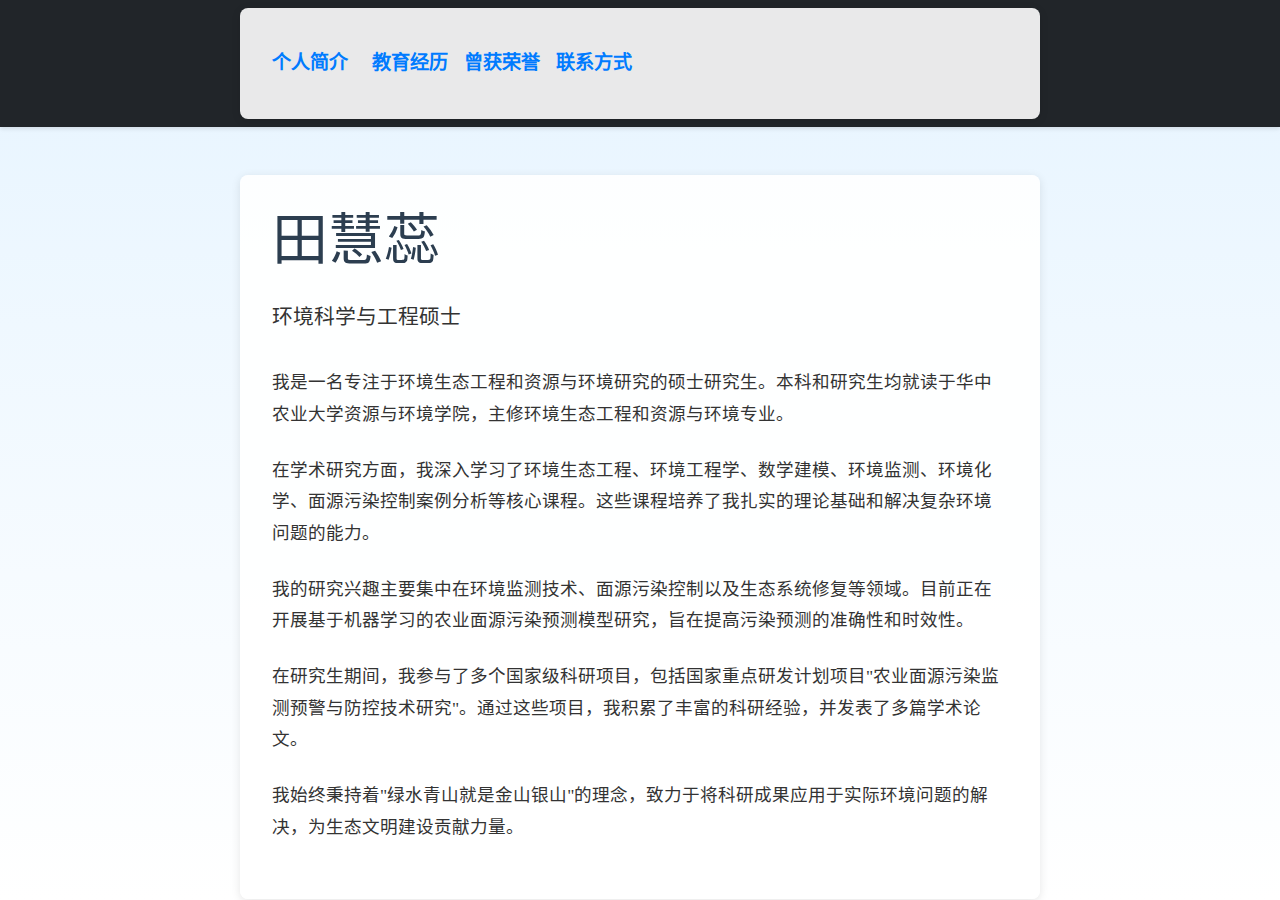
<file: index.html>
<!DOCTYPE html>
<html lang="zh-CN">
<head>
  <meta charset="UTF-8">
  <meta name="viewport" content="width=device-width, initial-scale=1.0">
  <title>田慧蕊 - 个人主页</title>
  <link rel="stylesheet" href="https://cdn.jsdelivr.net/npm/bootstrap@5.3.0/dist/css/bootstrap.min.css">
  <link rel="stylesheet" href="styles.css">
</head>
<body>
  <nav class="navbar navbar-expand-lg navbar-dark bg-dark">
    <div class="container">
      <a class="navbar-brand" href="index.html">个人简介</a>
      <button class="navbar-toggler" type="button" data-bs-toggle="collapse" data-bs-target="#navbarNav">
        <span class="navbar-toggler-icon"></span>
      </button>
      <div class="collapse navbar-collapse" id="navbarNav">
        <ul class="navbar-nav">
          <li class="nav-item">
            <a class="nav-link" href="education.html">教育经历</a>
          </li>
          <li class="nav-item">
            <a class="nav-link" href="honors.html">曾获荣誉</a>
          </li>
          <li class="nav-item">
            <a class="nav-link" href="contact.html">联系方式</a>
          </li>
        </ul>
      </div>
    </div>
  </nav>

  <div class="container mt-5">
    <div class="row">
      <div class="col-12">
        <h1 class="display-4 mb-4">田慧蕊</h1>
        <p class="lead">环境科学与工程硕士</p>
        <p>我是一名专注于环境生态工程和资源与环境研究的硕士研究生。本科和研究生均就读于华中农业大学资源与环境学院，主修环境生态工程和资源与环境专业。</p>
        <p>在学术研究方面，我深入学习了环境生态工程、环境工程学、数学建模、环境监测、环境化学、面源污染控制案例分析等核心课程。这些课程培养了我扎实的理论基础和解决复杂环境问题的能力。</p>
        <p>我的研究兴趣主要集中在环境监测技术、面源污染控制以及生态系统修复等领域。目前正在开展基于机器学习的农业面源污染预测模型研究，旨在提高污染预测的准确性和时效性。</p>
        <p>在研究生期间，我参与了多个国家级科研项目，包括国家重点研发计划项目"农业面源污染监测预警与防控技术研究"。通过这些项目，我积累了丰富的科研经验，并发表了多篇学术论文。</p>
        <p>我始终秉持着"绿水青山就是金山银山"的理念，致力于将科研成果应用于实际环境问题的解决，为生态文明建设贡献力量。</p>
      </div>
    </div>
  </div>

  <script src="https://cdn.jsdelivr.net/npm/bootstrap@5.3.0/dist/js/bootstrap.bundle.min.js"></script>
</body>
</html>
</file>
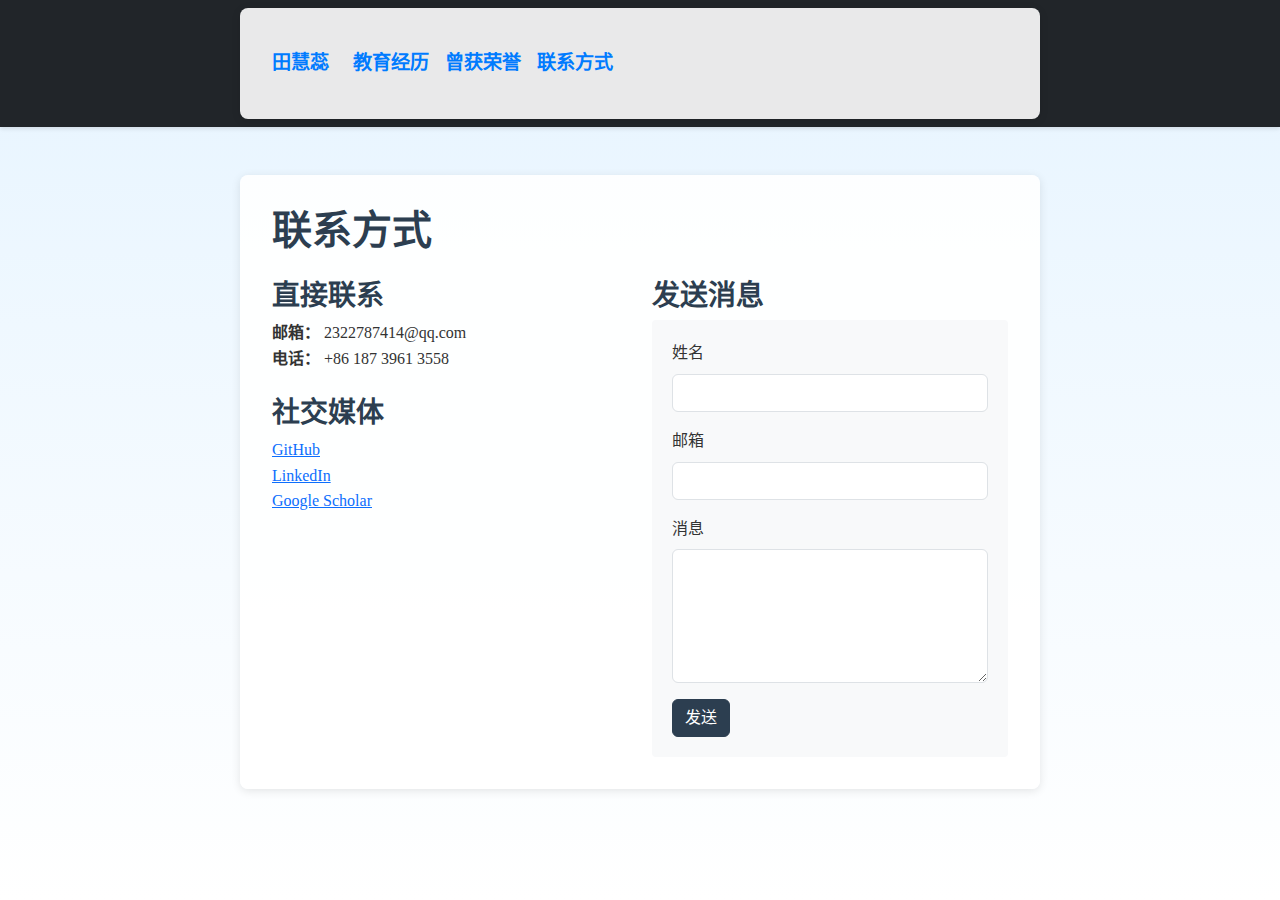
<file: contact.html>
<!DOCTYPE html>
<html lang="zh-CN">
<head>
  <meta charset="UTF-8">
  <meta name="viewport" content="width=device-width, initial-scale=1.0">
  <title>联系方式 - 田慧蕊</title>
  <link rel="stylesheet" href="https://cdn.jsdelivr.net/npm/bootstrap@5.3.0/dist/css/bootstrap.min.css">
  <link rel="stylesheet" href="styles.css">
</head>
<body>
  <nav class="navbar navbar-expand-lg navbar-dark bg-dark">
    <div class="container">
      <a class="navbar-brand" href="index.html">田慧蕊</a>
      <button class="navbar-toggler" type="button" data-bs-toggle="collapse" data-bs-target="#navbarNav">
        <span class="navbar-toggler-icon"></span>
      </button>
      <div class="collapse navbar-collapse" id="navbarNav">
        <ul class="navbar-nav">
          <li class="nav-item">
            <a class="nav-link" href="education.html">教育经历</a>
          </li>
          <li class="nav-item">
            <a class="nav-link" href="honors.html">曾获荣誉</a>
          </li>
          <li class="nav-item">
            <a class="nav-link" href="contact.html">联系方式</a>
          </li>
        </ul>
      </div>
    </div>
  </nav>

  <div class="container mt-5">
    <h1 class="mb-4">联系方式</h1>
    
    <div class="row">
      <div class="col-md-6">
        <h3>直接联系</h3>
        <ul class="list-unstyled">
          <li><strong>邮箱：</strong> 2322787414@qq.com</li>
          <li><strong>电话：</strong> +86 187 3961 3558</li>
        </ul>

        <h3 class="mt-4">社交媒体</h3>
        <ul class="list-unstyled">
          <li><a href="https://github.com/tianhuirui" target="_blank">GitHub</a></li>
          <li><a href="https://linkedin.com/in/tianhuirui" target="_blank">LinkedIn</a></li>
          <li><a href="https://scholar.google.com/citations?user=tianhuirui" target="_blank">Google Scholar</a></li>
        </ul>
      </div>

      <div class="col-md-6">
        <h3>发送消息</h3>
        <form>
          <div class="mb-3">
            <label for="name" class="form-label">姓名</label>
            <input type="text" class="form-control" id="name" required>
          </div>
          <div class="mb-3">
            <label for="email" class="form-label">邮箱</label>
            <input type="email" class="form-control" id="email" required>
          </div>
          <div class="mb-3">
            <label for="message" class="form-label">消息</label>
            <textarea class="form-control" id="message" rows="5" required></textarea>
          </div>
          <button type="submit" class="btn btn-primary">发送</button>
        </form>
      </div>
    </div>
  </div>

  <script src="https://cdn.jsdelivr.net/npm/bootstrap@5.3.0/dist/js/bootstrap.bundle.min.js"></script>
</body>
</html>
</file>
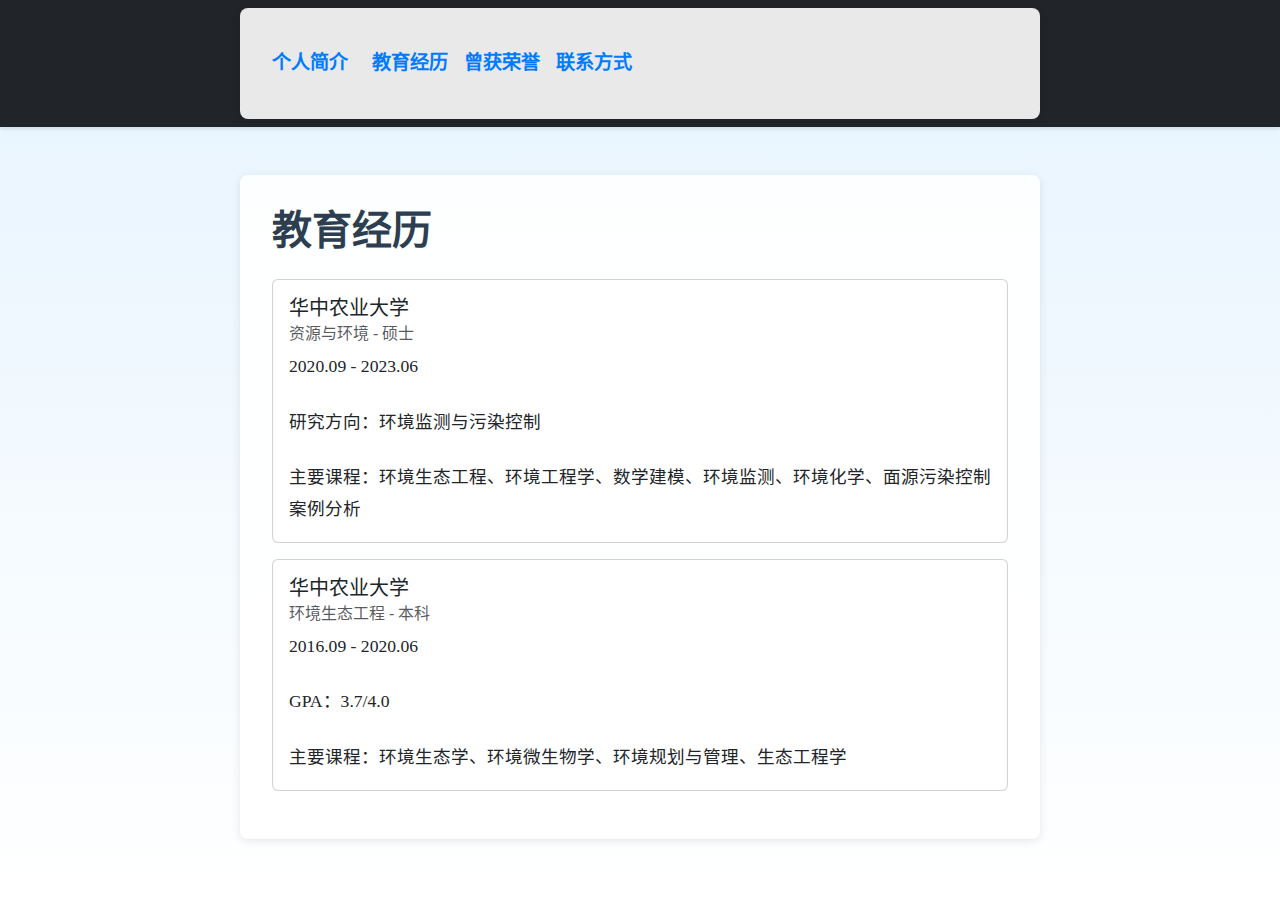
<file: education.html>
<!DOCTYPE html>
<html lang="zh-CN">
<head>
  <meta charset="UTF-8">
  <meta name="viewport" content="width=device-width, initial-scale=1.0">
  <title>教育经历 - 田慧蕊</title>
  <link rel="stylesheet" href="https://cdn.jsdelivr.net/npm/bootstrap@5.3.0/dist/css/bootstrap.min.css">
  <link rel="stylesheet" href="styles.css">
</head>
<body>
  <nav class="navbar navbar-expand-lg navbar-dark bg-dark">
    <div class="container">
      <a class="navbar-brand" href="index.html">个人简介</a>
      <button class="navbar-toggler" type="button" data-bs-toggle="collapse" data-bs-target="#navbarNav">
        <span class="navbar-toggler-icon"></span>
      </button>
      <div class="collapse navbar-collapse" id="navbarNav">
        <ul class="navbar-nav">
          <li class="nav-item">
            <a class="nav-link" href="education.html">教育经历</a>
          </li>
          <li class="nav-item">
            <a class="nav-link" href="honors.html">曾获荣誉</a>
          </li>
          <li class="nav-item">
            <a class="nav-link" href="contact.html">联系方式</a>
          </li>
        </ul>
      </div>
    </div>
  </nav>

  <div class="container mt-5">
    <h1 class="mb-4">教育经历</h1>
    
    <div class="card mb-3">
      <div class="card-body">
        <h5 class="card-title">华中农业大学</h5>
        <h6 class="card-subtitle mb-2 text-muted">资源与环境 - 硕士</h6>
        <p class="card-text">2020.09 - 2023.06</p>
        <p class="card-text">研究方向：环境监测与污染控制</p>
        <p class="card-text">主要课程：环境生态工程、环境工程学、数学建模、环境监测、环境化学、面源污染控制案例分析</p>
      </div>
    </div>

    <div class="card mb-3">
      <div class="card-body">
        <h5 class="card-title">华中农业大学</h5>
        <h6 class="card-subtitle mb-2 text-muted">环境生态工程 - 本科</h6>
        <p class="card-text">2016.09 - 2020.06</p>
        <p class="card-text">GPA：3.7/4.0</p>
        <p class="card-text">主要课程：环境生态学、环境微生物学、环境规划与管理、生态工程学</p>
      </div>
    </div>
  </div>

  <script src="https://cdn.jsdelivr.net/npm/bootstrap@5.3.0/dist/js/bootstrap.bundle.min.js"></script>
</body>
</html>
</file>
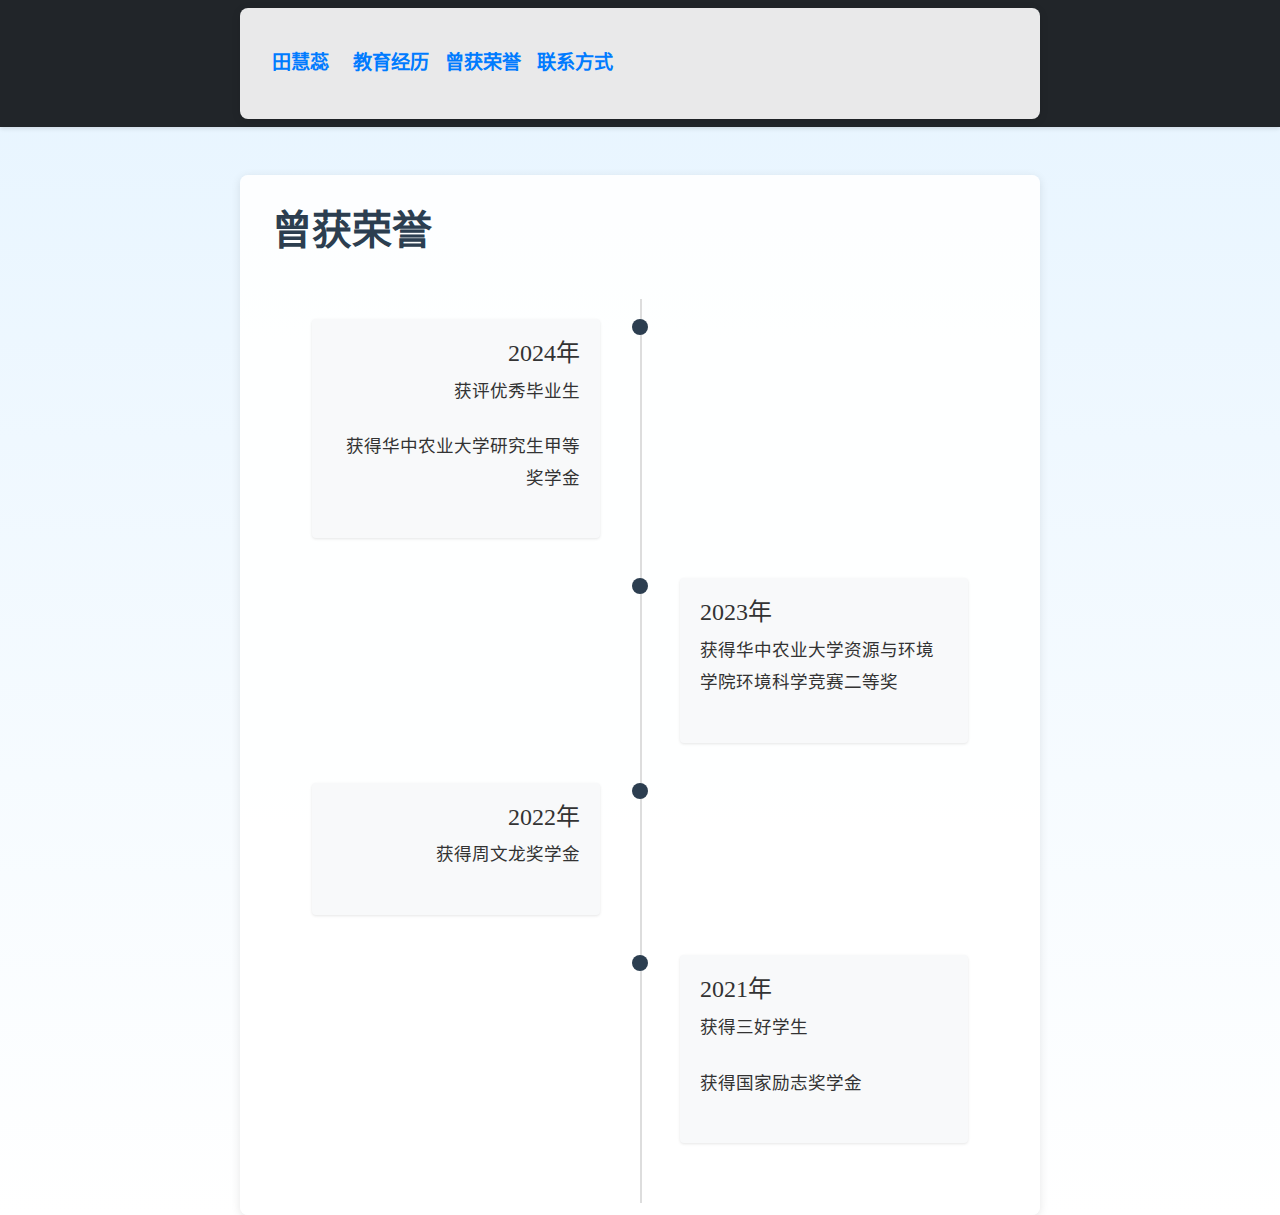
<file: honors.html>
<!DOCTYPE html>
<html lang="zh-CN">
<head>
  <meta charset="UTF-8">
  <meta name="viewport" content="width=device-width, initial-scale=1.0">
  <title>曾获荣誉 - 田慧蕊</title>
  <link rel="stylesheet" href="https://cdn.jsdelivr.net/npm/bootstrap@5.3.0/dist/css/bootstrap.min.css">
  <link rel="stylesheet" href="styles.css">
</head>
<body>
  <nav class="navbar navbar-expand-lg navbar-dark bg-dark">
    <div class="container">
      <a class="navbar-brand" href="index.html">田慧蕊</a>
      <button class="navbar-toggler" type="button" data-bs-toggle="collapse" data-bs-target="#navbarNav">
        <span class="navbar-toggler-icon"></span>
      </button>
      <div class="collapse navbar-collapse" id="navbarNav">
        <ul class="navbar-nav">
          <li class="nav-item">
            <a class="nav-link" href="education.html">教育经历</a>
          </li>
          <li class="nav-item">
            <a class="nav-link" href="honors.html">曾获荣誉</a>
          </li>
          <li class="nav-item">
            <a class="nav-link" href="contact.html">联系方式</a>
          </li>
        </ul>
      </div>
    </div>
  </nav>

  <div class="container mt-5">
    <h1 class="mb-4">曾获荣誉</h1>
    
    <div class="timeline">
      <div class="timeline-item">
        <div class="timeline-badge"></div>
        <div class="timeline-panel">
          <div class="timeline-heading">
            <h4>2024年</h4>
          </div>
          <div class="timeline-body">
            <p>获评优秀毕业生</p>
            <p>获得华中农业大学研究生甲等奖学金</p>
          </div>
        </div>
      </div>

      <div class="timeline-item">
        <div class="timeline-badge"></div>
        <div class="timeline-panel">
          <div class="timeline-heading">
            <h4>2023年</h4>
          </div>
          <div class="timeline-body">
            <p>获得华中农业大学资源与环境学院环境科学竞赛二等奖</p>
          </div>
        </div>
      </div>

      <div class="timeline-item">
        <div class="timeline-badge"></div>
        <div class="timeline-panel">
          <div class="timeline-heading">
            <h4>2022年</h4>
          </div>
          <div class="timeline-body">
            <p>获得周文龙奖学金</p>
          </div>
        </div>
      </div>

      <div class="timeline-item">
        <div class="timeline-badge"></div>
        <div class="timeline-panel">
          <div class="timeline-heading">
            <h4>2021年</h4>
          </div>
          <div class="timeline-body">
            <p>获得三好学生</p>
            <p>获得国家励志奖学金</p>
          </div>
        </div>
      </div>
    </div>
  </div>

  <script src="https://cdn.jsdelivr.net/npm/bootstrap@5.3.0/dist/js/bootstrap.bundle.min.js"></script>
</body>
</html>
</file>
<file: styles.css>
/* 通用样式 */
body {
  font-family: 'Georgia', serif;
  line-height: 1.6;
  color: #333;
  background: linear-gradient(to bottom, #e6f4ff 0%, #ffffff 100%);
  min-height: 100vh;
}

.container {
  background: rgba(255, 255, 255, 0.9);
  padding: 2rem;
  border-radius: 8px;
  box-shadow: 0 2px 10px rgba(0, 0, 0, 0.1);
  margin-top: 2rem;
  margin-bottom: 2rem;
}

.container {
  max-width: 800px;
  margin: 0 auto;
}

.container p {
  font-size: 1.1rem;
  line-height: 1.8;
  margin-bottom: 1.5rem;
}

.container .lead {
  font-size: 1.3rem;
  margin-bottom: 2rem;
}

h1, h2, h3 {
  color: #2c3e50;
  font-weight: bold;
}

/* 导航栏样式 */
.navbar {
  margin-bottom: 0;
  box-shadow: 0 2px 4px rgba(0, 0, 0, 0.1);
}

.navbar-brand {
  font-size: 1.2rem;
  font-weight: bold;
  color: #007bff !important;
  transition: color 0.3s ease;
}

.navbar-brand:hover {
  color: #0056b3 !important;
}

.navbar-nav .nav-link {
  font-size: 1.2rem;
  font-weight: bold;
  color: #007bff !important;
  transition: color 0.3s ease;
}

.navbar-nav .nav-link:hover {
  color: #0056b3 !important;
}

/* 时间轴样式 */
.timeline {
  position: relative;
  padding: 20px 0;
}

.timeline::before {
  content: '';
  position: absolute;
  left: 50%;
  width: 2px;
  height: 100%;
  background: #ddd;
}

.timeline-item {
  position: relative;
  width: 50%;
  padding: 20px 40px;
}

.timeline-item:nth-child(odd) {
  left: 0;
  text-align: right;
}

.timeline-item:nth-child(even) {
  left: 50%;
}

.timeline-badge {
  position: absolute;
  width: 16px;
  height: 16px;
  border-radius: 50%;
  background: #2c3e50;
  top: 20px;
}

.timeline-item:nth-child(odd) .timeline-badge {
  right: -8px;
}

.timeline-item:nth-child(even) .timeline-badge {
  left: -8px;
}

.timeline-panel {
  background: #f8f9fa;
  padding: 20px;
  border-radius: 4px;
  box-shadow: 0 1px 3px rgba(0,0,0,0.1);
}

/* 联系表单样式 */
form {
  background: #f8f9fa;
  padding: 20px;
  border-radius: 4px;
}

.form-control {
  margin-bottom: 1rem;
}

.btn-primary {
  background-color: #2c3e50;
  border-color: #2c3e50;
}

.btn-primary:hover {
  background-color: #1a252f;
  border-color: #1a252f;
}

/* 响应式设计 */
@media (max-width: 768px) {
  .timeline::before {
    left: 20px;
  }

  .timeline-item {
    width: 100%;
    padding-left: 70px;
    padding-right: 25px;
  }

  .timeline-item:nth-child(odd),
  .timeline-item:nth-child(even) {
    left: 0;
    text-align: left;
  }

  .timeline-badge {
    left: 12px;
  }
}
</file>
